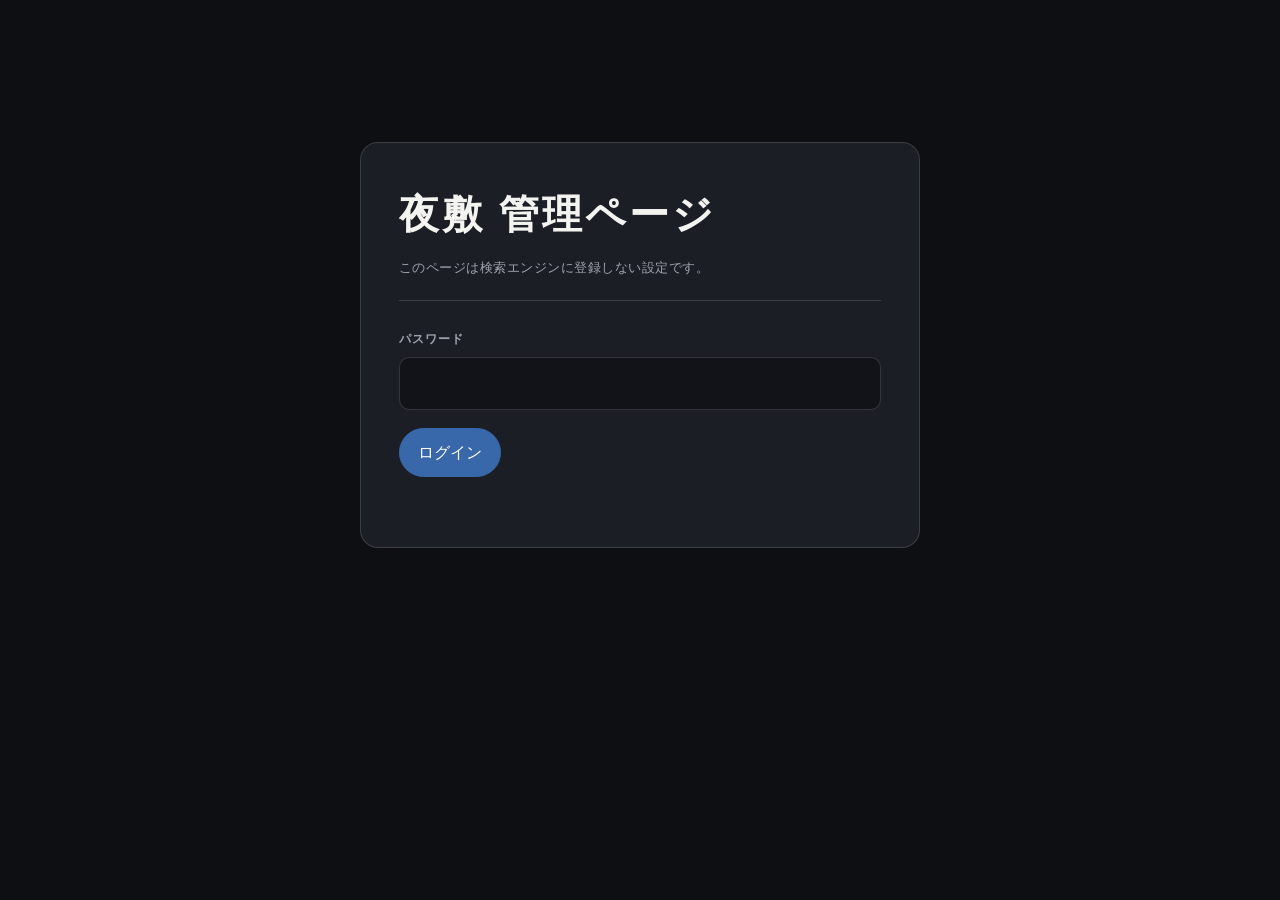
<file: admin.html>
<!DOCTYPE html>
<html lang="ja">
<head>
  <meta charset="UTF-8">
  <meta name="viewport" content="width=device-width, initial-scale=1.0">

  <meta name="robots" content="noindex,nofollow,noarchive,nosnippet,noimageindex">
  <meta name="googlebot" content="noindex,nofollow,noarchive,nosnippet,noimageindex">
  <meta name="bingbot" content="noindex,nofollow,noarchive,nosnippet,noimageindex">

  <title>夜敷 管理ページ</title>
  <link rel="stylesheet" href="admin.css">
</head>

<body>

  <main class="page">

    <section id="login-screen" class="panel login-panel">
      <div class="admin-header">
        <h1>夜敷 管理ページ</h1>
        <p>このページは検索エンジンに登録しない設定です。</p>
      </div>

      <form id="login-form">
        <div class="field">
          <label for="admin-password">パスワード</label>
          <input
            id="admin-password"
            type="password"
            autocomplete="current-password"
            required
          >
        </div>

        <div class="button-row">
          <button class="button button-primary" type="submit">ログイン</button>
        </div>

        <p id="login-message" class="message message-error" aria-live="polite"></p>
      </form>
    </section>

    <section id="admin-screen" class="hidden">

      <header class="admin-header">
        <h1>夜敷 管理ページ</h1>
        <p>公開中のJSONを読み込み、編集内容はこの端末のブラウザ内に一時保存されます。</p>
      </header>

      <div class="top-actions">
        <button id="logout-button" class="button button-small" type="button">
          ログアウト
        </button>
      </div>

      <nav class="tabs" aria-label="編集項目">
        <button class="tab-button is-active" type="button" data-tab="news">
          最新情報
        </button>
        <button class="tab-button" type="button" data-tab="live">
          ライブ
        </button>
        <button class="tab-button" type="button" data-tab="discography">
          作品
        </button>
      </nav>

      <section id="tab-news" class="panel tab-panel">
        <h2 class="section-title">最新情報を追加</h2>

        <form id="news-form">
          <input id="news-edit-index" type="hidden" value="">

          <div class="form-grid">
            <div class="field">
              <label for="news-date">日付</label>
              <input id="news-date" type="date" required>
            </div>

            <div class="field">
              <label for="news-link">リンク先（任意）</label>
              <input id="news-link" type="url" placeholder="https://">
            </div>

            <div class="field field-full">
              <label for="news-text">本文</label>
              <textarea id="news-text" required></textarea>
            </div>

            <div class="field">
              <label for="news-visible">公開状態</label>
              <select id="news-visible">
                <option value="true">公開</option>
                <option value="false">非公開</option>
              </select>
            </div>
          </div>

          <div class="button-row">
            <button class="button button-primary" type="submit">
              保存
            </button>
            <button id="news-cancel-edit" class="button hidden" type="button">
              編集を取り消す
            </button>
          </div>
        </form>

        <div class="entries">
          <h3>登録済み</h3>
          <div id="news-list" class="entry-list"></div>
        </div>
      </section>

      <section id="tab-live" class="panel tab-panel hidden">
        <h2 class="section-title">ライブ情報を追加</h2>

        <form id="live-form">
          <input id="live-edit-index" type="hidden" value="">

          <div class="form-grid">
            <div class="field">
              <label for="live-date">日付</label>
              <input id="live-date" type="date" required>
            </div>

            <div class="field">
              <label for="live-title">イベント名</label>
              <input id="live-title" type="text" required>
            </div>

            <div class="field">
              <label for="live-venue">会場</label>
              <input id="live-venue" type="text" required>
            </div>

            <div class="field">
              <label for="live-ticket-url">チケットURL（任意）</label>
              <input id="live-ticket-url" type="url" placeholder="https://">
            </div>

            <div class="field">
              <label for="live-open">OPEN（任意）</label>
              <input id="live-open" type="time">
            </div>

            <div class="field">
              <label for="live-start">START（任意）</label>
              <input id="live-start" type="time">
            </div>

            <div class="field">
              <label for="live-price">料金（任意）</label>
              <input id="live-price" type="text" placeholder="前売 ¥3,000 + 1D">
            </div>

            <div class="field">
              <label for="live-produced">夜敷 produce</label>
              <select id="live-produced">
                <option value="false">表示しない</option>
                <option value="true">表示する</option>
              </select>
            </div>

            <div class="field">
              <label for="live-visible">公開状態</label>
              <select id="live-visible">
                <option value="true">公開</option>
                <option value="false">非公開</option>
              </select>
            </div>

            <div class="field field-full">
              <label for="live-artists">出演者（1行に1組）</label>
              <textarea id="live-artists"></textarea>
            </div>

            <div class="field field-full">
              <label for="live-note">備考（任意）</label>
              <textarea id="live-note"></textarea>
            </div>
          </div>

          <div class="button-row">
            <button class="button button-primary" type="submit">
              保存
            </button>
            <button id="live-cancel-edit" class="button hidden" type="button">
              編集を取り消す
            </button>
          </div>
        </form>

        <div class="entries">
          <h3>登録済み</h3>
          <div id="live-list" class="entry-list"></div>
        </div>
      </section>

      <section id="tab-discography" class="panel tab-panel hidden">
        <h2 class="section-title">作品情報を追加</h2>

        <form id="discography-form">
          <input id="discography-edit-index" type="hidden" value="">

          <div class="form-grid">
            <div class="field">
              <label for="discography-title">タイトル</label>
              <input id="discography-title" type="text" required>
            </div>

            <div class="field">
              <label for="discography-date">発売日</label>
              <input id="discography-date" type="date" required>
            </div>

            <div class="field">
              <label for="discography-type">種別</label>
              <select id="discography-type">
                <option value="DIGITAL SINGLE">DIGITAL SINGLE</option>
                <option value="SINGLE">SINGLE</option>
                <option value="EP">EP</option>
                <option value="ALBUM">ALBUM</option>
                <option value="OTHER">OTHER</option>
              </select>
            </div>

            <div class="field">
              <label for="discography-image">ジャケット画像URL（任意）</label>
              <input id="discography-image" type="text" placeholder="images/example.jpg">
            </div>

            <div class="field field-full">
              <label for="discography-description">説明文（任意）</label>
              <textarea id="discography-description"></textarea>
            </div>

            <div class="field field-full">
              <label for="discography-links">配信リンク（1行に「サービス名|URL」）</label>
              <textarea
                id="discography-links"
                placeholder="Apple Music|https://&#10;Spotify|https://"
              ></textarea>
            </div>

            <div class="field">
              <label for="discography-visible">公開状態</label>
              <select id="discography-visible">
                <option value="true">公開</option>
                <option value="false">非公開</option>
              </select>
            </div>
          </div>

          <div class="button-row">
            <button class="button button-primary" type="submit">
              保存
            </button>
            <button id="discography-cancel-edit" class="button hidden" type="button">
              編集を取り消す
            </button>
          </div>
        </form>

        <div class="entries">
          <h3>登録済み</h3>
          <div id="discography-list" class="entry-list"></div>
        </div>
      </section>

      <section class="panel export-panel">
        <h2>JSONを書き出す</h2>
        <p>
          GitHub上の同名JSONファイルを、この内容で丸ごと置き換えてください。
        </p>

        <div class="button-row">
          <button class="button" type="button" data-export="news">
            news.jsonを表示
          </button>
          <button class="button" type="button" data-export="live">
            live.jsonを表示
          </button>
          <button class="button" type="button" data-export="discography">
            discography.jsonを表示
          </button>
        </div>

        <textarea
          id="json-preview"
          class="json-preview"
          readonly
          aria-label="JSONプレビュー"
        ></textarea>

        <div class="button-row">
          <button id="copy-json" class="button button-primary" type="button">
            JSONをコピー
          </button>
          <button id="download-json" class="button" type="button">
            JSONをダウンロード
          </button>
          <button id="reset-all" class="button button-danger" type="button">
            端末内データを全削除
          </button>
        </div>

        <p id="export-message" class="message message-success" aria-live="polite"></p>

        <div class="notice">
          この管理ページのパスワードは、HTML内のJavaScriptに保存されます。
          本格的な認証ではなく、一般訪問者向けの簡易的な目隠しです。
          GitHubの更新権限そのものは持たせていません。
        </div>
      </section>

    </section>
  </main>
  <script src="admin.js" defer></script>
</body>
</html>
</file>
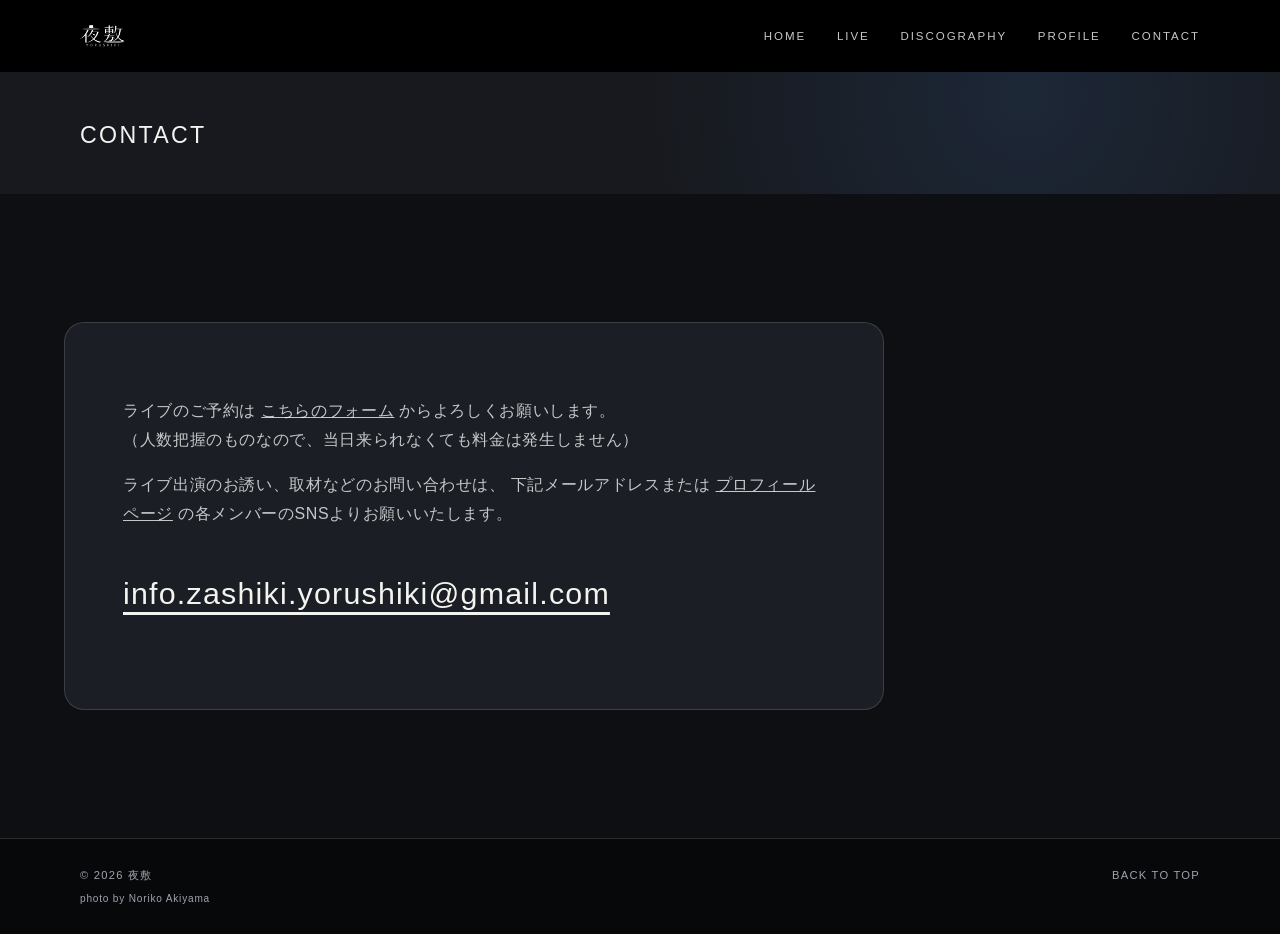
<file: contact.html>
<!DOCTYPE html>
<html lang="ja">
<head>
  <meta charset="UTF-8">
  <meta name="viewport" content="width=device-width, initial-scale=1.0">
  <meta name="robots" content="noindex,nofollow,noarchive">

  <title>CONTACT | 夜敷 Official Website</title>
  <meta name="description" content="夜敷へのお問い合わせ。">

  <link rel="stylesheet" href="style.css?v=18">
  <script src="common.js" defer></script>
</head>

<body id="top" class="compact-page">

<header id="site-header" class="site-header"></header>

<main class="subpage">

  <section class="page-header">
    <div class="page-header-inner">
      <h1>CONTACT</h1>
    </div>
  </section>

  <section class="section">
    <div class="contact-box">

      <p>
        ライブのご予約は
        <a
          href="https://docs.google.com/forms/d/e/1FAIpQLSeA_4_u-89sq9FKS0cpRO6kNQmVroqoMSN0EdiPUVyLfWlNWw/viewform"
          target="_blank"
          rel="noopener noreferrer"
        >こちらのフォーム</a>
        からよろしくお願いします。<br>
        （人数把握のものなので、当日来られなくても料金は発生しません）
      </p>

      <p>
        ライブ出演のお誘い、取材などのお問い合わせは、
        下記メールアドレスまたは
        <a href="profile.html">プロフィールページ</a>
        の各メンバーのSNSよりお願いいたします。
      </p>

      <p class="contact-mail">
        <a href="mailto:info.zashiki.yorushiki@gmail.com">info.zashiki.yorushiki@gmail.com</a>
      </p>

    </div>
  </section>

</main>

<footer id="site-footer" class="site-footer"></footer>

</body>
</html>
</file>
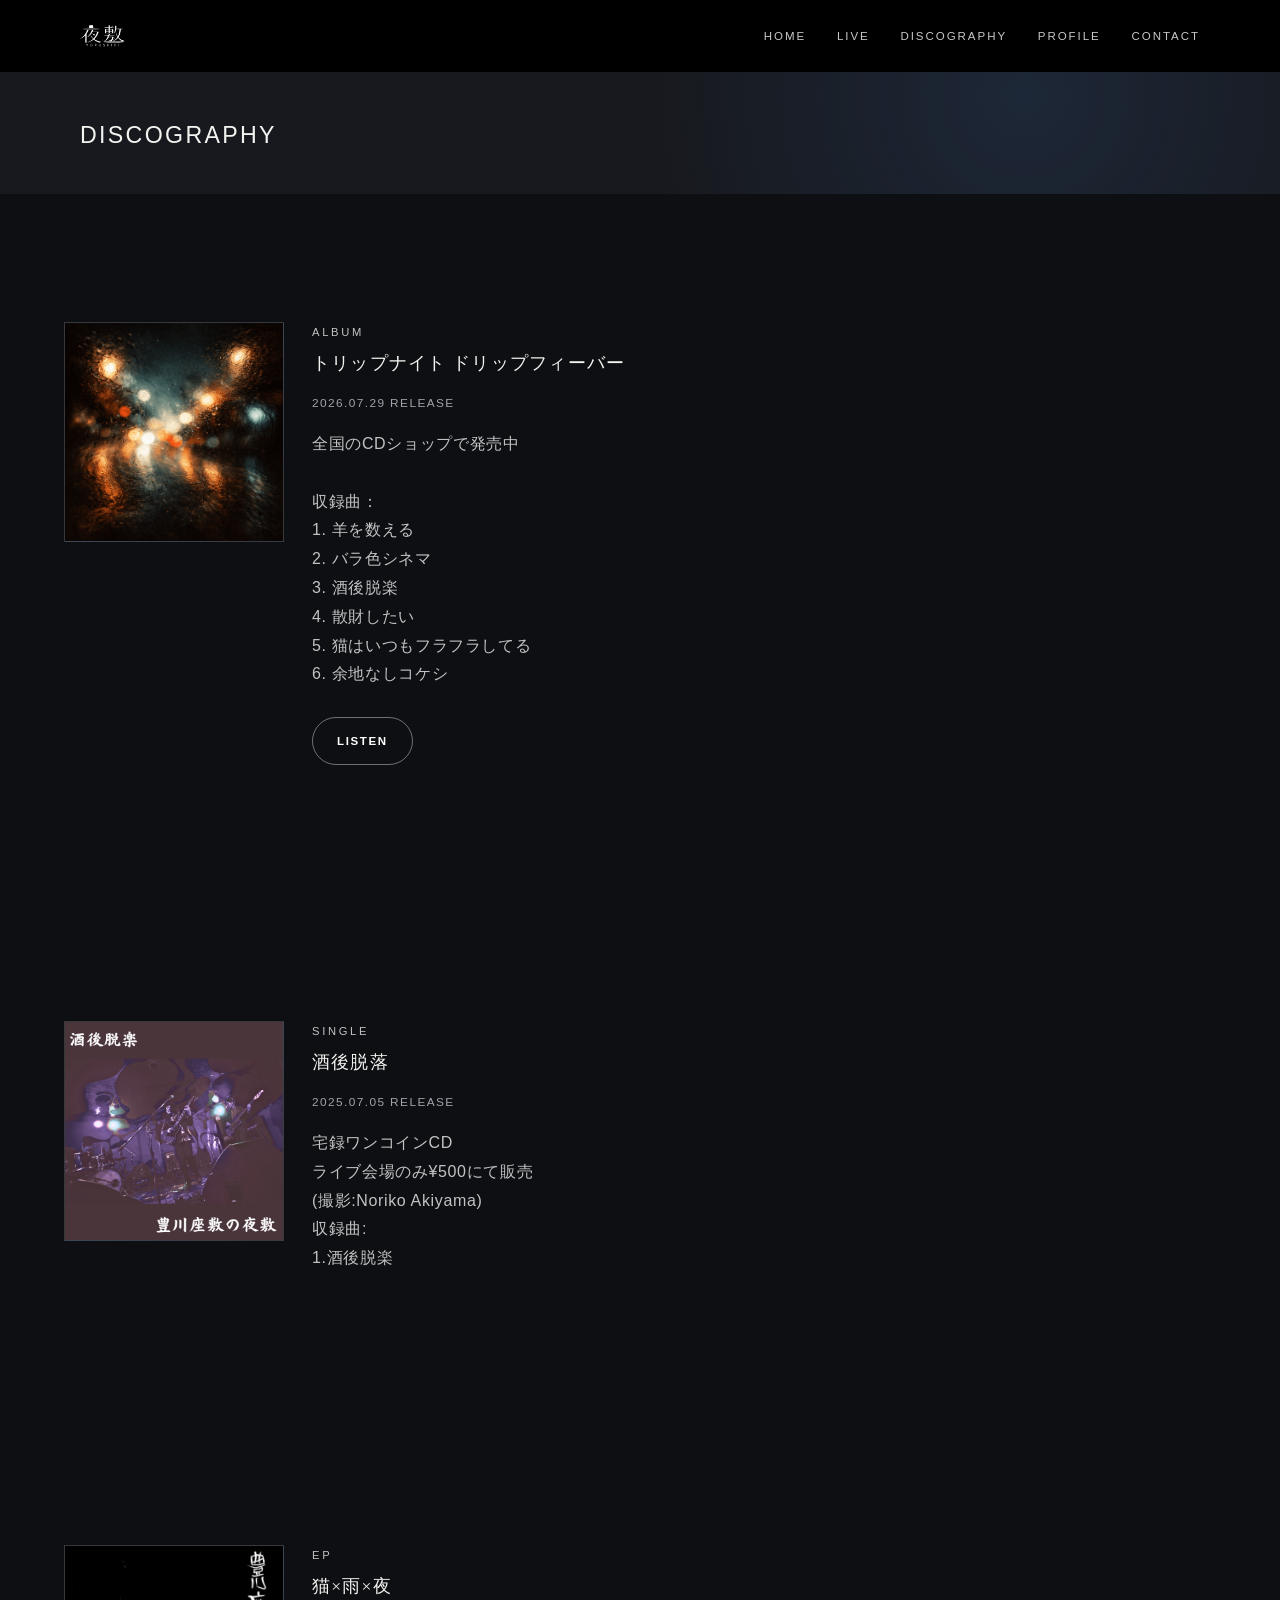
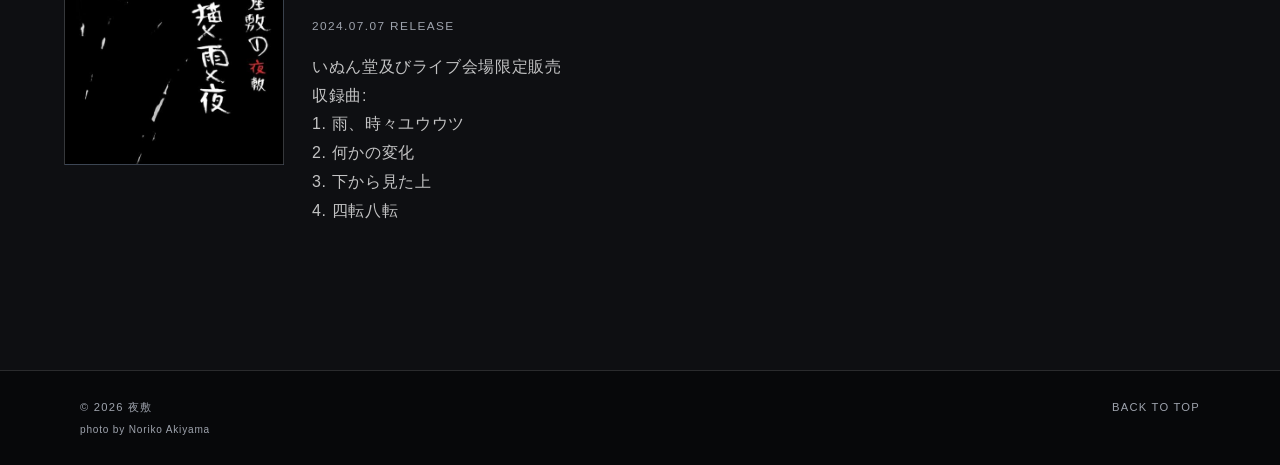
<file: discography.html>
<!DOCTYPE html>
<html lang="ja">
<head>
  <meta charset="UTF-8">
  <meta name="viewport" content="width=device-width, initial-scale=1.0">
  <meta name="robots" content="noindex,nofollow,noarchive">

  <title>DISCOGRAPHY | 夜敷 Official Website</title>
  <meta name="description" content="夜敷の作品情報、配信作品、CD情報。">

  <link rel="stylesheet" href="style.css?v=18">
  <script src="common.js" defer></script>
</head>

<body id="top" class="compact-page">

<header id="site-header" class="site-header"></header>

<main class="subpage">
  <section class="page-header">
    <div class="page-header-inner">
      <h1>DISCOGRAPHY</h1>
    </div>
  </section>

  <div id="discography-list"></div>
</main>

<footer id="site-footer" class="site-footer"></footer>

<script>
"use strict";

const DISCOGRAPHY_JSON_FILE = "discography.json";

document.addEventListener("DOMContentLoaded", function () {
  loadDiscography().catch(function (error) {
    console.error(error);
    renderDiscographyError();
  });
});

async function loadDiscography() {
  const separator = DISCOGRAPHY_JSON_FILE.includes("?")
    ? "&"
    : "?";

  const response = await fetch(
    `${DISCOGRAPHY_JSON_FILE}${separator}_=${Date.now()}`,
    {
      cache: "no-store",
      headers: {
        "Cache-Control": "no-cache"
      }
    }
  );

  if (!response.ok) {
    throw new Error(
      `${DISCOGRAPHY_JSON_FILE} の読み込みに失敗しました: ${response.status}`
    );
  }

  const value = await response.json();
  const items = Array.isArray(value) ? value : [];

  renderDiscography(items);
}

function renderDiscography(items) {
  const list = document.getElementById("discography-list");

  if (!list) {
    return;
  }

  const visibleItems = items
    .filter(function (item) {
      return item && item.visible !== false;
    })
    .sort(function (a, b) {
      return String(b.releaseDate || "").localeCompare(
        String(a.releaseDate || "")
      );
    });

  list.replaceChildren();

  if (visibleItems.length === 0) {
    const section = document.createElement("section");
    section.className = "section";

    const message = document.createElement("p");
    message.textContent = "現在、掲載中の作品はありません。";

    section.appendChild(message);
    list.appendChild(section);
    return;
  }

  visibleItems.forEach(function (item) {
    const section = document.createElement("section");
    section.className = "section";

    const article = document.createElement("article");
    article.className = "discography-item";

    if (item.image) {
      const image = document.createElement("img");
      image.className = "artwork-placeholder";
      image.src = String(item.image);
      image.alt = `${String(item.title || "作品")} ジャケット`;
      article.appendChild(image);
    } else {
      const artwork = document.createElement("div");
      artwork.className = "artwork-placeholder";
      artwork.textContent = "ARTWORK";
      article.appendChild(artwork);
    }

    const copy = document.createElement("div");
    copy.className = "discography-copy";

    const type = document.createElement("p");
    type.className = "feature-label";
    type.textContent = String(item.type || "");
    copy.appendChild(type);

    const title = document.createElement("h2");
    title.textContent = String(item.title || "");
    copy.appendChild(title);

    const releaseDate = document.createElement("p");
    releaseDate.className = "release-date";
    releaseDate.textContent =
      `${formatDate(item.releaseDate || "")} RELEASE`;
    copy.appendChild(releaseDate);

    if (item.description) {
      const description = document.createElement("p");
      description.style.whiteSpace = "pre-line";
      description.textContent = String(item.description);
      copy.appendChild(description);
    }

    const links = Array.isArray(item.links)
      ? item.links.filter(function (link) {
          return link && String(link.url || "").trim();
        })
      : [];

    if (links.length > 0) {
      const buttonRow = document.createElement("div");
      buttonRow.className = "button-row";

      links.forEach(function (link) {
        const button = document.createElement("a");
        button.className = "button";
        button.href = String(link.url);
        button.textContent =
          String(link.service || "").trim() || "LISTEN";
        button.target = "_blank";
        button.rel = "noopener noreferrer";
        buttonRow.appendChild(button);
      });

      copy.appendChild(buttonRow);
    }

    article.appendChild(copy);
    section.appendChild(article);
    list.appendChild(section);
  });
}

function renderDiscographyError() {
  const list = document.getElementById("discography-list");

  if (!list) {
    return;
  }

  list.innerHTML = "";

  const section = document.createElement("section");
  section.className = "section";

  const message = document.createElement("p");
  message.textContent = "作品情報を読み込めませんでした。";

  section.appendChild(message);
  list.appendChild(section);
}

function formatDate(value) {
  const match = String(value).match(
    /^(\d{4})-(\d{2})-(\d{2})$/
  );

  if (!match) {
    return String(value);
  }

  return `${match[1]}.${match[2]}.${match[3]}`;
}
</script>

</body>
</html>
</file>
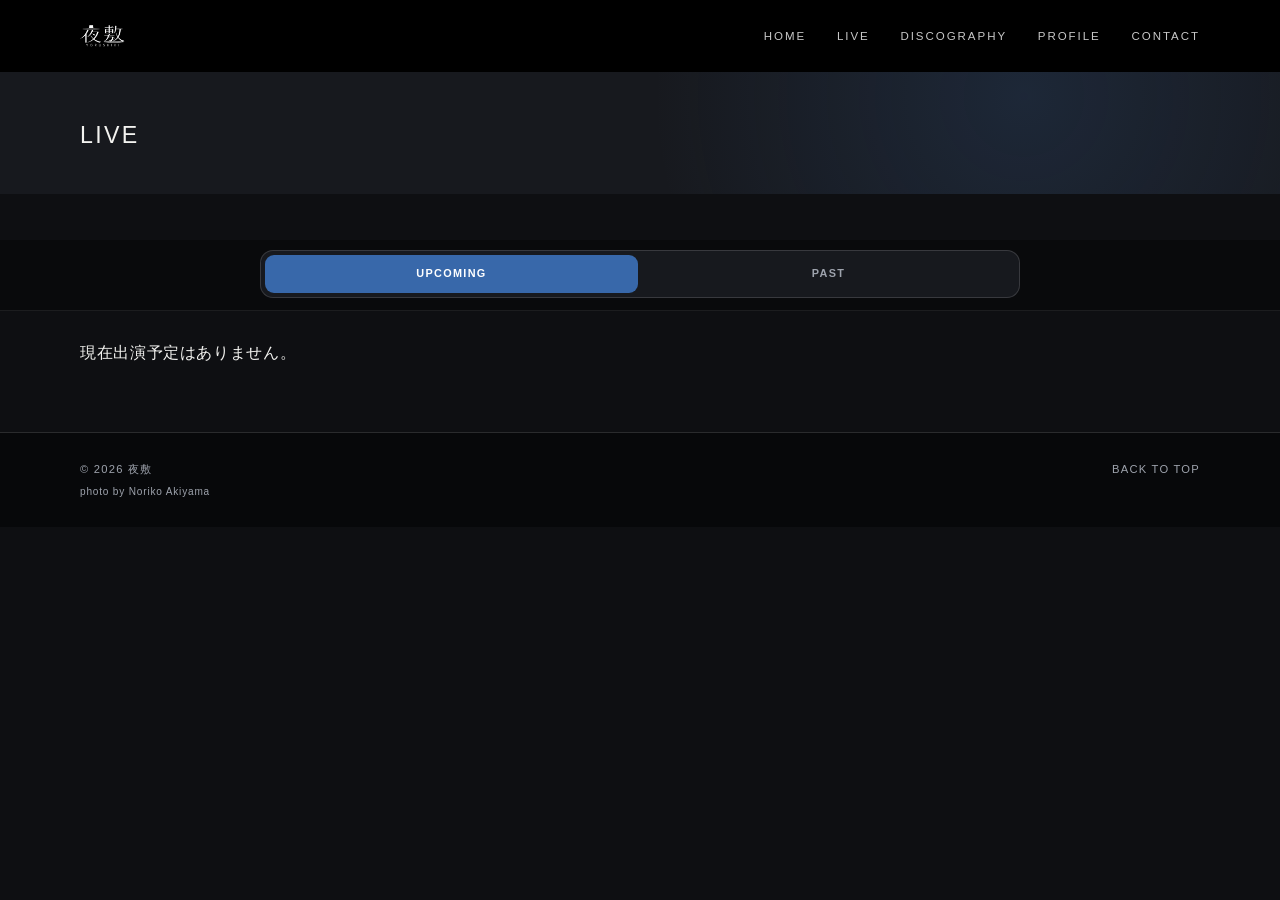
<file: live.html>
<!DOCTYPE html>
<html lang="ja">
<head>
  <meta charset="UTF-8">
  <meta name="viewport" content="width=device-width, initial-scale=1.0">
  <meta name="robots" content="noindex,nofollow,noarchive">

  <title>LIVE | 夜敷 Official Website</title>
  <meta name="description" content="夜敷のライブスケジュールと過去の出演情報。">

  <link rel="stylesheet" href="style.css?v=18">
  <script src="common.js" defer></script>
  <script src="live.js?v=2" defer></script>

  <style>
    .live-sticky-controls {
      position: sticky;
      top: var(--header-height, 88px);
      z-index: 20;
      margin: 0 calc(var(--side) * -1) 28px;
      padding: 10px var(--side) 12px;
      background: rgba(10, 11, 13, 0.96);
      backdrop-filter: blur(12px);
      -webkit-backdrop-filter: blur(12px);
      border-bottom: 1px solid rgba(255, 255, 255, 0.08);
    }

    .live-sticky-controls .live-tabs {
      margin-bottom: 0;
    }

    .live-year-filter {
      display: none;
      flex-wrap: wrap;
      gap: 8px;
      margin-top: 12px;
    }

    #live-past:checked ~ .live-sticky-controls .live-year-filter {
      display: flex;
    }

    .live-year-button {
      appearance: none;
      border: 1px solid rgba(255, 255, 255, 0.18);
      border-radius: 999px;
      padding: 7px 14px;
      background: transparent;
      color: rgba(255, 255, 255, 0.68);
      font: inherit;
      font-size: 0.72rem;
      font-weight: 700;
      line-height: 1;
      letter-spacing: 0.08em;
      cursor: pointer;
    }

    .live-year-button.is-active {
      border-color: rgba(255, 255, 255, 0.9);
      background: rgba(255, 255, 255, 0.92);
      color: #111317;
    }

    .live-card[hidden] {
      display: none !important;
    }

    #live-upcoming:checked ~ .live-sticky-controls .live-tabs label[for="live-upcoming"],
    #live-past:checked ~ .live-sticky-controls .live-tabs label[for="live-past"] {
      color: #fff;
      background: var(--accent, #3868aa);
    }

    @media (max-width: 780px) {
      .live-sticky-controls {
        top: var(--header-height, 86px);
        margin-bottom: 22px;
        padding-top: 8px;
        padding-bottom: 10px;
      }

      .live-year-filter {
        gap: 7px;
        margin-top: 10px;
      }

      .live-year-button {
        padding: 7px 12px;
        font-size: 0.68rem;
      }
    }
  </style>
</head>

<body id="top" class="live-page">

<header id="site-header" class="site-header"></header>

<main class="subpage">

  <section class="page-header">
    <div>
      <h1>LIVE</h1>
    </div>
  </section>

  <section class="section">

    <input
      class="live-tab-radio"
      type="radio"
      name="live-tab"
      id="live-upcoming"
      checked
    >

    <input
      class="live-tab-radio"
      type="radio"
      name="live-tab"
      id="live-past"
    >

    <div class="live-sticky-controls">
      <div class="live-tabs" aria-label="ライブ情報">
        <label for="live-upcoming">UPCOMING</label>
        <label for="live-past">PAST</label>
      </div>

      <div
        id="live-year-filter"
        class="live-year-filter"
        aria-label="開催年で絞り込み"
      ></div>
    </div>

    <div class="live-panels">

      <section class="live-panel live-panel-upcoming">
        <div id="live-upcoming-list" class="live-card-list">
          <div class="empty">ライブ情報を読み込んでいます。</div>
        </div>
      </section>

      <section class="live-panel live-panel-past">
        <div id="live-past-list" class="live-card-list">
          <div class="empty">ライブ情報を読み込んでいます。</div>
        </div>
      </section>

    </div>

  </section>

</main>

<footer id="site-footer" class="site-footer"></footer>

<script>
  (() => {
    const pastList = document.getElementById('live-past-list');
    const yearFilter = document.getElementById('live-year-filter');

    if (!pastList || !yearFilter) return;

    let selectedYear = null;
    let rebuildTimer = null;

    const getCardYear = (card) => {
      const datetime = card.querySelector('time[datetime]')?.getAttribute('datetime') || '';
      const datetimeYear = datetime.match(/^(\d{4})/);

      if (datetimeYear) {
        return datetimeYear[1];
      }

      const textYear = card.textContent.match(/\b(20\d{2})\b/);
      return textYear ? textYear[1] : null;
    };

    const applyYearFilter = () => {
      const cards = [...pastList.querySelectorAll('.live-card')];

      cards.forEach((card) => {
        const cardYear = getCardYear(card);
        card.hidden = Boolean(selectedYear && cardYear !== selectedYear);
      });
    };

    const buildYearFilter = () => {
      const cards = [...pastList.querySelectorAll('.live-card')];

      if (!cards.length) {
        yearFilter.replaceChildren();
        selectedYear = null;
        return;
      }

      const years = [...new Set(
        cards
          .map(getCardYear)
          .filter(Boolean)
      )].sort((a, b) => Number(b) - Number(a));

      if (!years.length) {
        yearFilter.replaceChildren();
        selectedYear = null;
        return;
      }

      if (!selectedYear || !years.includes(selectedYear)) {
        selectedYear = years[0];
      }

      const fragment = document.createDocumentFragment();

      years.forEach((year) => {
        const button = document.createElement('button');
        button.type = 'button';
        button.className = 'live-year-button';
        button.textContent = year;
        button.dataset.year = year;
        button.setAttribute('aria-pressed', String(year === selectedYear));

        if (year === selectedYear) {
          button.classList.add('is-active');
        }

        button.addEventListener('click', () => {
          selectedYear = year;

          yearFilter.querySelectorAll('.live-year-button').forEach((item) => {
            const isActive = item.dataset.year === selectedYear;
            item.classList.toggle('is-active', isActive);
            item.setAttribute('aria-pressed', String(isActive));
          });

          applyYearFilter();
        });

        fragment.appendChild(button);
      });

      yearFilter.replaceChildren(fragment);
      applyYearFilter();
    };

    const scheduleBuild = () => {
      window.clearTimeout(rebuildTimer);
      rebuildTimer = window.setTimeout(buildYearFilter, 50);
    };

    const observer = new MutationObserver(scheduleBuild);
    observer.observe(pastList, {
      childList: true,
      subtree: true
    });

    if (document.readyState === 'loading') {
      document.addEventListener('DOMContentLoaded', scheduleBuild, { once: true });
    } else {
      scheduleBuild();
    }
  })();
</script>

</body>
</html>
</file>
<file: admin.css>
@charset "UTF-8";

    :root {
      --bg: #0e0f12;
      --bg-alt: #17191e;
      --card: #1b1e24;
      --text: #f3f3f0;
      --muted: #9ea3ad;
      --line: rgba(255, 255, 255, 0.14);
      --accent: #3868aa;
      --danger: #9f3b3b;
      --success: #3f7c55;
      --side: clamp(18px, 5vw, 48px);
      --content-width: 920px;
    }

    *,
    *::before,
    *::after {
      box-sizing: border-box;
    }

    html {
      color-scheme: dark;
    }

    body {
      margin: 0;
      min-height: 100vh;
      color: var(--text);
      background: var(--bg);
      font-family:
        -apple-system,
        BlinkMacSystemFont,
        "Hiragino Sans",
        "Yu Gothic",
        "YuGothic",
        sans-serif;
      line-height: 1.7;
      letter-spacing: 0.03em;
    }

    button,
    input,
    textarea,
    select {
      font: inherit;
    }

    button {
      cursor: pointer;
    }

    .hidden {
      display: none !important;
    }

    .page {
      width: min(100%, var(--content-width));
      margin-inline: auto;
      padding: 34px var(--side) 80px;
    }

    .admin-header {
      margin-bottom: 28px;
      padding-bottom: 20px;
      border-bottom: 1px solid var(--line);
    }

    .admin-header h1 {
      margin: 0;
      font-family: serif;
      font-size: clamp(1.7rem, 5vw, 2.5rem);
      letter-spacing: 0.08em;
    }

    .admin-header p {
      margin: 8px 0 0;
      color: var(--muted);
      font-size: 0.84rem;
    }

    .panel {
      padding: clamp(22px, 5vw, 38px);
      border: 1px solid var(--line);
      border-radius: 18px;
      background: var(--card);
    }

    .login-panel {
      max-width: 560px;
      margin: 12vh auto 0;
    }

    .login-panel h2 {
      margin: 0 0 18px;
      font-size: 1.25rem;
    }

    .field {
      margin-bottom: 18px;
    }

    .field label {
      display: block;
      margin-bottom: 7px;
      color: var(--muted);
      font-size: 0.78rem;
      font-weight: 700;
      letter-spacing: 0.08em;
    }

    .field input,
    .field textarea,
    .field select {
      width: 100%;
      padding: 12px 13px;
      border: 1px solid var(--line);
      border-radius: 10px;
      color: var(--text);
      background: #111318;
      outline: none;
    }

    .field textarea {
      min-height: 110px;
      resize: vertical;
    }

    .field input:focus,
    .field textarea:focus,
    .field select:focus {
      border-color: rgba(56, 104, 170, 0.85);
      box-shadow: 0 0 0 3px rgba(56, 104, 170, 0.18);
    }

    .button-row {
      display: flex;
      flex-wrap: wrap;
      gap: 10px;
    }

    .button {
      min-height: 44px;
      padding: 10px 18px;
      border: 1px solid rgba(255, 255, 255, 0.26);
      border-radius: 999px;
      color: #fff;
      background: transparent;
    }

    .button-primary {
      border-color: var(--accent);
      background: var(--accent);
    }

    .button-danger {
      border-color: var(--danger);
      background: transparent;
    }

    .button-small {
      min-height: 36px;
      padding: 7px 13px;
      font-size: 0.76rem;
    }

    .message {
      min-height: 1.5em;
      margin: 12px 0 0;
      font-size: 0.8rem;
    }

    .message-error {
      color: #ff9c9c;
    }

    .message-success {
      color: #9fd5ae;
    }

    .tabs {
      margin-bottom: 24px;
      padding: 6px;
      display: grid;
      grid-template-columns: repeat(3, 1fr);
      gap: 6px;
      border: 1px solid var(--line);
      border-radius: 14px;
      background: var(--bg-alt);
    }

    .tab-button {
      min-height: 46px;
      padding: 8px;
      border: 0;
      border-radius: 10px;
      color: var(--muted);
      background: transparent;
      font-weight: 700;
      font-size: 0.82rem;
    }

    .tab-button.is-active {
      color: #fff;
      background: var(--accent);
    }

    .section-title {
      margin: 0 0 20px;
      font-size: 1.25rem;
    }

    .form-grid {
      display: grid;
      grid-template-columns: repeat(2, minmax(0, 1fr));
      gap: 0 16px;
    }

    .field-full {
      grid-column: 1 / -1;
    }

    .entries {
      margin-top: 28px;
    }

    .entries h3 {
      margin: 0 0 12px;
      font-size: 1rem;
    }

    .entry-list {
      display: grid;
      gap: 10px;
    }

    .entry-card {
      padding: 15px;
      border: 1px solid var(--line);
      border-radius: 12px;
      background: #15171c;
    }

    .entry-card-top {
      display: flex;
      align-items: flex-start;
      justify-content: space-between;
      gap: 14px;
    }

    .entry-card h4 {
      margin: 0;
      font-size: 0.95rem;
    }

    .entry-card p {
      margin: 6px 0 0;
      color: var(--muted);
      font-size: 0.78rem;
      overflow-wrap: anywhere;
    }

    .entry-actions {
      display: flex;
      gap: 7px;
      flex-shrink: 0;
    }

    .empty {
      padding: 20px;
      border: 1px dashed var(--line);
      border-radius: 12px;
      color: var(--muted);
      text-align: center;
      font-size: 0.82rem;
    }

    .export-panel {
      margin-top: 28px;
    }

    .export-panel h2 {
      margin: 0 0 8px;
      font-size: 1.2rem;
    }

    .export-panel > p {
      margin: 0 0 18px;
      color: var(--muted);
      font-size: 0.82rem;
    }

    .json-preview {
      width: 100%;
      min-height: 220px;
      margin-top: 14px;
      padding: 14px;
      border: 1px solid var(--line);
      border-radius: 12px;
      color: #d9e0ec;
      background: #0a0b0e;
      font-family: ui-monospace, SFMono-Regular, Menlo, Consolas, monospace;
      font-size: 0.74rem;
      line-height: 1.6;
      resize: vertical;
    }

    .notice {
      margin-top: 22px;
      padding: 15px;
      border-left: 3px solid var(--accent);
      color: var(--muted);
      background: rgba(56, 104, 170, 0.08);
      font-size: 0.78rem;
    }

    .top-actions {
      margin-bottom: 18px;
      display: flex;
      justify-content: flex-end;
    }

    @media (max-width: 680px) {
      .page {
        padding-top: 22px;
      }

      .form-grid {
        grid-template-columns: 1fr;
      }

      .field-full {
        grid-column: auto;
      }

      .tabs {
        grid-template-columns: 1fr;
      }

      .entry-card-top {
        flex-direction: column;
      }

      .entry-actions {
        width: 100%;
      }

      .entry-actions .button {
        flex: 1;
      }
    }
</file>
<file: style.css>
@charset "UTF-8";

:root {
  --bg: #0e0f12;
  --bg-alt: #17191e;
  --card: #1b1e24;
  --text: #f3f3f0;
  --muted: #9ea3ad;
  --line: rgba(255, 255, 255, 0.14);
  --accent: #3868aa;
  --header-height: 72px;
  --content-width: 1120px;
  --side: clamp(20px, 5vw, 72px);
}

*,
*::before,
*::after {
  box-sizing: border-box;
}

html {
  scroll-behavior: smooth;
}

body {
  margin: 0;
  overflow-x: hidden;
  color: var(--text);
  background: var(--bg);
  font-family:
    -apple-system,
    BlinkMacSystemFont,
    "Hiragino Sans",
    "Yu Gothic",
    "YuGothic",
    sans-serif;
  line-height: 1.8;
  letter-spacing: 0.04em;
}

a {
  color: inherit;
}

.container {
  width: min(100%, var(--content-width));
  margin-inline: auto;
}

/* ===== HEADER ===== */

.site-header {
  position: fixed;
  z-index: 100;
  inset: 0 0 auto 0;
  height: var(--header-height);
  padding-inline: var(--side);
  background: #07080a;
}

.header-inner {
  width: min(100%, var(--content-width));
  height: 100%;
  margin-inline: auto;
  display: flex;
  align-items: center;
  justify-content: space-between;
}

.site-logo {
  color: #fff;
  text-decoration: none;
  font-family: serif;
  font-size: 1.45rem;
  font-weight: 700;
  line-height: 1;
  letter-spacing: 0.16em;
  white-space: nowrap;
}

.desktop-nav {
  display: flex;
  align-items: center;
  gap: clamp(18px, 2.4vw, 34px);
}

.desktop-nav a {
  color: #fff;
  text-decoration: none;
  font-size: 0.72rem;
  letter-spacing: 0.17em;
  opacity: 0.78;
}

.desktop-nav a:hover {
  opacity: 1;
}

.mobile-menu {
  display: none;
}

.menu-dismiss {
  display: none;
}

/* ===== HOME ===== */

.home-main {
  padding-top: var(--header-height);
}

/* ===== HOME GALLERY ===== */

.home-gallery {
  position: relative;
  width: 100%;
  overflow: hidden;
  background: #07080a;
}

.home-gallery-viewport {
  position: relative;
  width: 100%;
  aspect-ratio: 16 / 9;
  max-height: min(76vh, 820px);
  overflow: hidden;
  background: #07080a;
  touch-action: pan-y pinch-zoom;
  user-select: none;
  -webkit-user-select: none;
}

.home-gallery-track {
  width: 300%;
  height: 100%;
  display: flex;
  transform: translate3d(0, 0, 0);
  transition: transform 0.38s ease;
  will-change: transform;
}

.home-gallery-track.is-dragging {
  transition: none;
}

.home-gallery-slide {
  flex: 0 0 calc(100% / 3);
  width: calc(100% / 3);
  height: 100%;
  margin: 0;
}

.home-gallery-slide img {
  width: 100%;
  height: 100%;
  display: block;
  object-fit: cover;
  object-position: center;
  pointer-events: none;
  user-select: none;
  -webkit-user-select: none;
  -webkit-user-drag: none;
}

.home-gallery-button {
  position: absolute;
  z-index: 3;
  top: 50%;
  width: 48px;
  height: 48px;
  padding: 0;
  display: grid;
  place-items: center;
  border: 1px solid rgba(255, 255, 255, 0.34);
  border-radius: 50%;
  color: #fff;
  background: rgba(7, 8, 10, 0.55);
  box-shadow: 0 8px 24px rgba(0, 0, 0, 0.28);
  backdrop-filter: blur(8px);
  -webkit-backdrop-filter: blur(8px);
  cursor: pointer;
  transform: translateY(-50%);
  transition:
    background 0.2s ease,
    border-color 0.2s ease,
    opacity 0.2s ease;
}

.home-gallery-button:hover {
  border-color: rgba(255, 255, 255, 0.7);
  background: rgba(7, 8, 10, 0.8);
}

.home-gallery-button span {
  display: block;
  font-size: 2rem;
  font-weight: 300;
  line-height: 1;
  transform: translateY(-1px);
}

.home-gallery-button-prev {
  left: clamp(12px, 2.5vw, 34px);
}

.home-gallery-button-next {
  right: clamp(12px, 2.5vw, 34px);
}

.home-gallery-dots {
  position: absolute;
  z-index: 3;
  left: 50%;
  bottom: clamp(14px, 2vw, 24px);
  display: flex;
  align-items: center;
  justify-content: center;
  gap: 9px;
  transform: translateX(-50%);
}

.home-gallery-dot {
  width: 8px;
  height: 8px;
  padding: 0;
  border: 0;
  border-radius: 50%;
  background: rgba(255, 255, 255, 0.42);
  box-shadow: 0 0 0 1px rgba(0, 0, 0, 0.24);
  cursor: pointer;
  transition:
    width 0.2s ease,
    border-radius 0.2s ease,
    background 0.2s ease;
}

.home-gallery-dot.is-active {
  width: 24px;
  border-radius: 999px;
  background: #fff;
}

.section {
  padding: clamp(72px, 10vw, 130px) var(--side);
}

.home-section {
  padding-top: clamp(54px, 7vw, 86px);
  padding-bottom: clamp(58px, 8vw, 94px);
}

.section-alt {
  background: var(--bg-alt);
}

.section-heading {
  margin-bottom: 30px;
  border-bottom: 1px solid var(--line);
}

.section-heading h1,
.section-heading h2 {
  margin: 0 0 18px;
  font-size: clamp(2rem, 5vw, 4rem);
  font-weight: 500;
  line-height: 1;
  letter-spacing: 0.1em;
}

.latest-list {
  border-top: 0;
}

.latest-item {
  padding: 22px 0;
  display: grid;
  grid-template-columns: 145px minmax(0, 1fr);
  gap: 24px;
  border-bottom: 1px solid rgba(255, 255, 255, 0.1);
}

.latest-item time {
  color: var(--muted);
  font-size: 0.76rem;
}

.latest-item p {
  margin: 0;
}

.small-label {
  margin: 0;
  color: var(--muted);
  font-size: 0.7rem;
  letter-spacing: 0.24em;
}

.feature-card {
  padding: clamp(28px, 5vw, 58px);
  border: 1px solid var(--line);
  border-radius: 20px;
  background: var(--card);
}

.feature-card h3 {
  margin: 8px 0 26px;
  font-size: clamp(1.3rem, 4vw, 2.4rem);
  font-weight: 500;
}

.inline-link {
  display: inline-block;
  margin-top: 18px;
  text-underline-offset: 7px;
  font-size: 0.73rem;
  letter-spacing: 0.17em;
}

.release-preview {
  display: grid;
  grid-template-columns: minmax(260px, 440px) minmax(0, 1fr);
  gap: clamp(36px, 8vw, 96px);
  align-items: center;
}

.artwork-placeholder {
  width: 100%;
  aspect-ratio: 1;
  display: grid;
  place-items: center;
  border: 1px solid var(--line);
  background:
    linear-gradient(
      145deg,
      rgba(56, 104, 170, 0.22),
      transparent 46%
    ),
    #15171b;
  color: rgba(255, 255, 255, 0.42);
  font-size: 0.7rem;
  letter-spacing: 0.24em;
}

.release-title {
  margin: 8px 0 16px;
  font-family: serif;
  font-size: clamp(2.5rem, 6vw, 4.8rem);
  font-weight: 500;
  letter-spacing: 0.07em;
}

/* ===== OTHER PAGES ===== */

.subpage {
  padding-top: var(--header-height);
}

.page-hero {
  padding:
    clamp(86px, 12vw, 145px)
    var(--side)
    clamp(58px, 8vw, 95px);
  background:
    radial-gradient(
      circle at 80% 20%,
      rgba(56, 104, 170, 0.18),
      transparent 36%
    ),
    var(--bg-alt);
}

.page-hero h1 {
  max-width: 100%;
  margin: 10px 0 0;
  font-size: clamp(3rem, 9vw, 7rem);
  font-weight: 650;
  line-height: 1;
  letter-spacing: 0.06em;
  overflow-wrap: anywhere;
}

.eyebrow {
  margin: 0;
  color: var(--muted);
  font-size: 0.7rem;
  letter-spacing: 0.24em;
}

.discography-item,
.profile-layout {
  display: grid;
  grid-template-columns: minmax(260px, 440px) minmax(0, 1fr);
  gap: clamp(36px, 8vw, 96px);
  align-items: center;
}

.photo-placeholder {
  width: 100%;
  aspect-ratio: 4 / 5;
  display: grid;
  place-items: center;
  border: 1px solid var(--line);
  background:
    linear-gradient(
      145deg,
      rgba(56, 104, 170, 0.22),
      transparent 46%
    ),
    #15171b;
  color: rgba(255, 255, 255, 0.42);
  font-size: 0.7rem;
  letter-spacing: 0.24em;
}

.discography-copy,
.profile-copy {
  min-width: 0;
}

.discography-copy h2,
.profile-copy h2 {
  margin: 8px 0 16px;
  font-family: serif;
  font-size: clamp(2.5rem, 6vw, 4.8rem);
  font-weight: 500;
  letter-spacing: 0.07em;
}

.discography-copy p,
.profile-copy p,
.contact-card p {
  color: rgba(255, 255, 255, 0.75);
}

.release-date,
.note {
  color: var(--muted) !important;
  font-size: 0.74rem;
  letter-spacing: 0.12em;
}

.pill-link {
  display: inline-flex;
  min-height: 48px;
  margin-top: 28px;
  padding: 10px 24px;
  align-items: center;
  justify-content: center;
  border: 1px solid rgba(255, 255, 255, 0.4);
  border-radius: 999px;
  color: #fff;
  text-decoration: none;
  font-size: 0.72rem;
  font-weight: 700;
  letter-spacing: 0.14em;
}

.member-grid {
  margin-top: 40px;
  display: grid;
  grid-template-columns: repeat(2, minmax(0, 1fr));
  gap: 16px;
}

.member-card,
.contact-card {
  padding: clamp(28px, 5vw, 58px);
  border: 1px solid var(--line);
  border-radius: 20px;
  background: var(--card);
}

.member-card {
  padding: 22px;
  border-radius: 14px;
}

.member-card h3,
.member-card p {
  margin-top: 0;
  margin-bottom: 0;
}

.contact-card {
  max-width: 820px;
}

.contact-mail {
  display: inline-block;
  margin-top: 22px;
  font-size: clamp(1.05rem, 3vw, 1.9rem);
  text-underline-offset: 8px;
  word-break: break-all;
}

/* ===== LIVE ===== */

.live-section {
  position: relative;
}

.tab-input {
  position: absolute !important;
  width: 1px !important;
  height: 1px !important;
  margin: -1px !important;
  overflow: hidden !important;
  clip-path: inset(50%) !important;
  white-space: nowrap !important;
  border: 0 !important;
  opacity: 0 !important;
}

.tab-bar {
  width: min(100%, 760px);
  margin: 0 auto clamp(38px, 6vw, 60px);
  padding: 8px;
  display: grid;
  grid-template-columns: 1fr 1fr;
  gap: 8px;
  border: 1px solid var(--line);
  border-radius: 19px;
  background: var(--bg-alt);
}

.tab-bar label {
  min-height: 56px;
  padding: 10px 14px;
  display: flex;
  align-items: center;
  justify-content: center;
  border-radius: 13px;
  color: var(--muted);
  cursor: pointer;
  font-size: 0.76rem;
  font-weight: 700;
  letter-spacing: 0.14em;
}

#tab-upcoming:checked ~ .tab-bar label[for="tab-upcoming"],
#tab-past:checked ~ .tab-bar label[for="tab-past"] {
  color: #fff;
  background: var(--accent);
}

.tab-panel {
  display: none;
}

#tab-upcoming:checked ~ .tab-panels .panel-upcoming {
  display: block;
}

#tab-past:checked ~ .tab-panels .panel-past {
  display: block;
}

.live-card {
  padding: clamp(26px, 5vw, 48px);
  border: 1px solid var(--line);
  border-radius: 22px;
  background:
    linear-gradient(
      145deg,
      rgba(56, 104, 170, 0.08),
      transparent 42%
    ),
    var(--card);
}

.live-card-top {
  display: flex;
  align-items: flex-start;
  justify-content: space-between;
  gap: 18px;
}

.live-card time {
  display: flex;
  align-items: baseline;
  gap: 10px;
  color: var(--muted);
}

.date-year {
  font-size: 0.8rem;
  letter-spacing: 0.12em;
}

.date-main {
  color: var(--text);
  font-size: clamp(1.8rem, 6vw, 3rem);
  font-weight: 700;
  letter-spacing: 0.04em;
}

.status-badge {
  flex-shrink: 0;
  padding: 8px 15px;
  border-radius: 999px;
  color: #fff;
  background: var(--accent);
  font-size: 0.68rem;
  font-weight: 800;
  letter-spacing: 0.1em;
}

.status-past {
  color: #c5c8cf;
  background: #353840;
}

.live-card h2 {
  margin: 26px 0 34px;
  font-size: clamp(2rem, 7vw, 4.2rem);
  font-weight: 650;
  line-height: 1.15;
  letter-spacing: 0.04em;
}

.live-details {
  margin: 0;
  border-top: 1px solid var(--line);
}

.live-details div {
  padding: 21px 0;
  display: grid;
  grid-template-columns: 165px minmax(0, 1fr);
  gap: 22px;
  border-bottom: 1px solid var(--line);
}

.live-details dt {
  color: var(--muted);
  font-size: 0.72rem;
  font-weight: 700;
  letter-spacing: 0.13em;
}

.live-details dd {
  margin: 0;
  color: rgba(255, 255, 255, 0.82);
}

/* ===== FOOTER ===== */

.site-footer {
  padding: 26px var(--side);
  border-top: 1px solid var(--line);
  background: #07080a;
}

.footer-inner {
  width: min(100%, var(--content-width));
  margin-inline: auto;
  display: flex;
  justify-content: space-between;
  gap: 18px;
  color: var(--muted);
  font-size: 0.7rem;
  letter-spacing: 0.11em;
}

.footer-inner p {
  margin: 0;
}

.footer-inner a {
  text-decoration: none;
}

/* ===== MOBILE ===== */

@media (max-width: 780px) {
  :root {
    --header-height: 64px;
  }

  .site-logo {
    font-size: 1.3rem;
  }

  .desktop-nav {
    display: none;
  }

  .mobile-menu {
    position: relative;
    display: block;
  }

  .mobile-menu summary {
    position: relative;
    z-index: 120;
    width: 38px;
    height: 38px;
    list-style: none;
    cursor: pointer;
  }

  .mobile-menu[open] .menu-dismiss {
    position: fixed;
    z-index: 105;
    inset: 0;
    width: 100%;
    height: 100%;
    padding: 0;
    display: block;
    border: 0;
    appearance: none;
    background: transparent;
    cursor: default;
  }

  .mobile-menu summary::-webkit-details-marker {
    display: none;
  }

  .mobile-menu summary::marker {
    content: "";
  }

  .menu-line {
    position: absolute;
    right: 1px;
    width: 25px;
    height: 1px;
    background: #fff;
    transition:
      top 0.2s ease,
      transform 0.2s ease;
  }

  .menu-line:first-child {
    top: 14px;
  }

  .menu-line:last-child {
    top: 23px;
  }

  .mobile-menu[open] .menu-line:first-child {
    top: 19px;
    transform: rotate(45deg);
  }

  .mobile-menu[open] .menu-line:last-child {
    top: 19px;
    transform: rotate(-45deg);
  }

  .mobile-nav {
    position: absolute;
    z-index: 110;
    top: 46px;
    right: 0;
    width: min(62vw, 220px);
    padding: 4px 12px;
    display: flex;
    flex-direction: column;
    border: 1px solid var(--line);
    border-radius: 13px;
    background: #050607;
    box-shadow: 0 16px 40px rgba(0, 0, 0, 0.55);
  }

  .mobile-nav a {
    padding: 10px 2px;
    border-bottom: 1px solid var(--line);
    color: #fff;
    text-align: right;
    text-decoration: none;
    font-size: 0.75rem;
    letter-spacing: 0.13em;
  }

  .mobile-nav a:last-child {
    border-bottom: 0;
  }

  .home-gallery-viewport {
    aspect-ratio: 4 / 3;
    max-height: none;
  }

  .home-gallery-button {
    width: 40px;
    height: 40px;
    border-color: rgba(255, 255, 255, 0.26);
    background: rgba(7, 8, 10, 0.44);
  }

  .home-gallery-button span {
    font-size: 1.7rem;
  }

  .home-gallery-button-prev {
    left: 10px;
  }

  .home-gallery-button-next {
    right: 10px;
  }

  .home-gallery-dots {
    bottom: 12px;
    gap: 8px;
  }

  .home-gallery-dot {
    width: 7px;
    height: 7px;
  }

  .home-gallery-dot.is-active {
    width: 21px;
  }

  .home-section {
    padding-top: 46px;
    padding-bottom: 58px;
  }

  .section-heading {
    margin-bottom: 24px;
  }

  .section-heading h1,
  .section-heading h2 {
    margin-bottom: 15px;
    font-size: clamp(2rem, 11vw, 3.2rem);
  }

  .latest-item {
    grid-template-columns: 1fr;
    gap: 5px;
    padding: 20px 0;
  }

  .release-preview,
  .discography-item,
  .profile-layout {
    grid-template-columns: 1fr;
  }

  .member-grid {
    grid-template-columns: 1fr;
  }

  .page-hero h1 {
    font-size: clamp(2.4rem, 11vw, 4.8rem);
    letter-spacing: 0.035em;
  }

  .tab-bar {
    border-radius: 16px;
  }

  .tab-bar label {
    min-height: 52px;
    padding-inline: 7px;
    border-radius: 11px;
    font-size: 0.7rem;
    letter-spacing: 0.09em;
  }

  .live-card {
    border-radius: 19px;
  }

  .live-details div {
    grid-template-columns: 1fr;
    gap: 4px;
  }

  .footer-inner {
    flex-direction: column;
  }
}

@media (prefers-reduced-motion: reduce) {
  html {
    scroll-behavior: auto;
  }

  *,
  *::before,
  *::after {
    transition-duration: 0.01ms !important;
  }

}

/* ===== SHARED TEMPLATE COMPATIBILITY ===== */

/* Page heading used by the shared HTML files */
.page-header {
  padding:
    clamp(86px, 12vw, 145px)
    var(--side)
    clamp(58px, 8vw, 95px);
  background:
    radial-gradient(
      circle at 80% 20%,
      rgba(56, 104, 170, 0.18),
      transparent 36%
    ),
    var(--bg-alt);
}

.page-header > div,
.page-header-inner {
  width: min(100%, var(--content-width));
  margin-inline: auto;
}

.page-header h1 {
  max-width: 100%;
  margin: 10px 0 0;
  font-size: clamp(3rem, 9vw, 7rem);
  font-weight: 650;
  line-height: 1;
  letter-spacing: 0.06em;
  overflow-wrap: anywhere;
}

/* Discography */
.feature-label {
  margin: 0;
  color: var(--muted);
  font-size: 0.7rem;
  letter-spacing: 0.24em;
}

.button-row {
  margin-top: 28px;
  display: flex;
  flex-wrap: wrap;
  gap: 12px;
}

.button {
  min-height: 48px;
  padding: 10px 24px;
  display: inline-flex;
  align-items: center;
  justify-content: center;
  border: 1px solid rgba(255, 255, 255, 0.4);
  border-radius: 999px;
  color: #fff;
  text-decoration: none;
  font-size: 0.72rem;
  font-weight: 700;
  letter-spacing: 0.14em;
}

.button[aria-disabled="true"] {
  opacity: 0.45;
  pointer-events: none;
}

/* Profile */
.profile-image {
  width: 100%;
  height: auto;
  display: block;
  border: 1px solid var(--line);
}

.profile-content {
  min-width: 0;
}

.profile-content h2 {
  margin: 8px 0 16px;
  font-family: serif;
  font-size: clamp(2.5rem, 6vw, 4.8rem);
  font-weight: 500;
  letter-spacing: 0.07em;
}

.profile-content > p,
.contact-box > p {
  color: rgba(255, 255, 255, 0.75);
}

.profile-info {
  margin: 32px 0 0;
  border-top: 1px solid var(--line);
}

.profile-info dt,
.profile-info dd {
  margin: 0;
}

.profile-info dt {
  padding-top: 16px;
  color: var(--muted);
  font-size: 0.7rem;
  font-weight: 700;
  letter-spacing: 0.14em;
}

.profile-info dd {
  padding-bottom: 16px;
  border-bottom: 1px solid var(--line);
}

/* Contact */
.contact-box {
  width: min(100%, 820px);
  padding: clamp(28px, 5vw, 58px);
  border: 1px solid var(--line);
  border-radius: 20px;
  background: var(--card);
}

.contact-mail {
  color: var(--text) !important;
  font-size: clamp(1.05rem, 3vw, 1.9rem);
  letter-spacing: 0.04em;
  word-break: break-all;
}

/* Live page class names used by live_common.html */
.live-tab-radio {
  position: absolute !important;
  width: 1px !important;
  height: 1px !important;
  margin: -1px !important;
  overflow: hidden !important;
  clip-path: inset(50%) !important;
  white-space: nowrap !important;
  border: 0 !important;
  opacity: 0 !important;
}

.live-tabs {
  width: min(100%, 760px);
  margin: 0 auto clamp(38px, 6vw, 60px);
  padding: 8px;
  display: grid;
  grid-template-columns: 1fr 1fr;
  gap: 8px;
  border: 1px solid var(--line);
  border-radius: 19px;
  background: var(--bg-alt);
}

.live-tabs label {
  min-height: 56px;
  padding: 10px 14px;
  display: flex;
  align-items: center;
  justify-content: center;
  border-radius: 13px;
  color: var(--muted);
  cursor: pointer;
  font-size: 0.76rem;
  font-weight: 700;
  letter-spacing: 0.14em;
}

#live-upcoming:checked ~ .live-tabs label[for="live-upcoming"],
#live-past:checked ~ .live-tabs label[for="live-past"] {
  color: #fff;
  background: var(--accent);
}

.live-panel {
  display: none;
}

#live-upcoming:checked ~ .live-panels .live-panel-upcoming {
  display: block;
}

#live-past:checked ~ .live-panels .live-panel-past {
  display: block;
}

.live-card-list {
  width: min(100%, var(--content-width));
  margin-inline: auto;
}

.live-date-year {
  color: var(--text);
  font-size: clamp(1.8rem, 6vw, 3rem);
  font-weight: 700;
  letter-spacing: 0.04em;
}

.live-date-main {
  color: var(--text);
  font-size: clamp(1.8rem, 6vw, 3rem);
  font-weight: 700;
  letter-spacing: 0.04em;
}

.live-badge {
  flex-shrink: 0;
  padding: 8px 15px;
  border-radius: 999px;
  color: #fff;
  background: var(--accent);
  font-size: 0.68rem;
  font-weight: 800;
  letter-spacing: 0.1em;
}

.live-badge-past {
  color: #c5c8cf;
  background: #353840;
}

.live-contact-link {
  margin-top: 28px;
  min-height: 48px;
  padding: 10px 24px;
  display: inline-flex;
  align-items: center;
  justify-content: center;
  border: 1px solid rgba(255, 255, 255, 0.4);
  border-radius: 999px;
  color: #fff;
  text-decoration: none;
  font-size: 0.72rem;
  font-weight: 700;
  letter-spacing: 0.14em;
}

@media (max-width: 780px) {
  .page-header h1 {
    font-size: clamp(2.4rem, 11vw, 4.8rem);
    letter-spacing: 0.035em;
  }

  .live-tabs {
    border-radius: 16px;
  }

  .live-tabs label {
    min-height: 52px;
    padding-inline: 7px;
    border-radius: 11px;
    font-size: 0.7rem;
    letter-spacing: 0.09em;
  }
}

/* ===== Home redesign additions ===== */

.home-heading span,
.home-heading .eyebrow {
  display: none;
}

.home-heading {
  margin-bottom: 22px;
  border-bottom: 1px solid var(--line);
}

.home-heading h1,
.home-heading h2 {
  margin: 0 0 13px;
  font-size: 20px;
  font-weight: 400;
  line-height: 1.35;
  letter-spacing: 0.025em;
}

.home-latest .latest-item {
  grid-template-columns: 145px minmax(0, 1fr);
  align-items: center;
}

.latest-content {
  min-width: 0;
}

.home-live-card {
  max-width: 100%;
}

.home-live-message {
  margin: 13px 0 0;
  font-size: 16px;
  line-height: 1.7;
}

.release-copy .release-date {
  margin-top: 10px;
}

@media (max-width: 780px) {
  .home-section {
    padding-top: 42px;
    padding-bottom: 50px;
  }

  .home-heading {
    margin-bottom: 20px;
  }

  .home-heading h1,
  .home-heading h2 {
    font-size: 18px !important;
    font-weight: 400;
    line-height: 1.35;
    letter-spacing: 0.02em;
  }

  .home-latest .latest-item {
    grid-template-columns: 1fr;
    gap: 5px;
    padding-top: 18px;
    padding-bottom: 18px;
  }

  .home-latest .latest-item time {
    font-size: 13px;
  }

  .home-latest .latest-item p {
    font-size: 15px;
    line-height: 1.6;
  }

  .home-live-message {
    font-size: 16px;
    line-height: 1.65;
  }

  .feature-card.home-live-card {
    padding: 22px 24px;
  }

  .feature-card.home-live-card .small-label {
    font-size: 10px;
  }

  .release-preview {
    gap: 26px;
  }
}

/* ===== LIVE COMPACT REDESIGN ===== */

.live-page .page-header,
.compact-page .page-header {
  padding:
    clamp(30px, 4vw, 48px)
    var(--side)
    clamp(28px, 4vw, 44px);
}

.live-page .page-header h1,
.compact-page .page-header h1 {
  margin: 0;
  font-size: clamp(1.15rem, 2.2vw, 1.45rem);
  font-weight: 500;
  line-height: 1.3;
  letter-spacing: 0.1em;
}

.live-page .live-tabs {
  margin-bottom: clamp(28px, 4vw, 42px);
  padding: 4px;
  gap: 4px;
  border-radius: 13px;
}

.live-page .live-tabs label {
  min-height: 38px;
  padding: 6px 10px;
  border-radius: 9px;
  font-size: 0.68rem;
  font-weight: 700;
  letter-spacing: 0.12em;
}

.live-page .live-card h2 {
  margin: 20px 0 26px;
  font-size: clamp(1.05rem, 2.5vw, 1.35rem);
  font-weight: 600;
  line-height: 1.5;
  letter-spacing: 0.035em;
}

@media (max-width: 780px) {
  .live-page .page-header,
  .compact-page .page-header {
    padding:
      26px
      var(--side)
      24px;
  }

  .live-page .page-header h1,
  .compact-page .page-header h1 {
    font-size: 1.05rem;
  }

  .live-page .section,
  .compact-page .section {
    padding-top: 42px;
  }

  .live-page .live-tabs {
    margin-bottom: 30px;
    padding: 4px;
    border-radius: 12px;
  }

  .live-page .live-tabs label {
    min-height: 36px;
    padding: 5px 8px;
    border-radius: 8px;
    font-size: 0.65rem;
  }

  .live-page .live-card-top {
    display: block;
  }

  .live-page .live-card h2 {
    margin: 18px 0 24px;
    font-size: 1.1rem;
    line-height: 1.5;
  }
}

/* ===== PROFILE CONTENT ===== */

.profile-description p {
  margin: 0 0 1.35em;
  color: rgba(255, 255, 255, 0.78);
}

.profile-description p:last-child {
  margin-bottom: 0;
}

.member-profile-list {
  margin-top: 38px;
  border-top: 1px solid var(--line);
}

.member-profile {
  padding: 24px 0;
  border-bottom: 1px solid var(--line);
}

.member-profile h3 {
  margin: 0 0 10px;
  font-size: 1rem;
  font-weight: 600;
  line-height: 1.5;
  letter-spacing: 0.04em;
}

.member-profile h3 span {
  color: var(--muted);
  font-size: 0.82em;
  font-weight: 500;
}

.member-profile p {
  margin: 0;
  color: rgba(255, 255, 255, 0.75);
  font-size: 0.95rem;
  line-height: 1.9;
}

@media (max-width: 780px) {
  .profile-layout {
    gap: 30px;
  }

  .member-profile-list {
    margin-top: 30px;
  }

  .member-profile {
    padding: 21px 0;
  }

  .member-profile h3 {
    font-size: 0.98rem;
  }

  .member-profile p {
    font-size: 0.92rem;
    line-height: 1.85;
  }
}


/* ===== PROFILE PC ALIGNMENT ===== */
@media (min-width: 781px) {
  .profile-layout{
    align-items:start;
  }

  .profile-content{
    display:flex;
    flex-direction:column;
    justify-content:flex-start;
    padding-top:0;
  }

  .profile-description{
    margin-top:0;
  }
}

/* ===== LIVE PC COMPACT SIZE ===== */

@media (min-width: 781px) {
  .live-page .section {
    padding-top: 46px;
    padding-bottom: 64px;
  }

  .live-page .live-tabs {
    margin-bottom: 30px;
  }

  .live-page .live-card {
    padding: 26px 30px 30px;
    border-radius: 16px;
  }

  .live-page .live-card-top {
    align-items: baseline;
    justify-content: flex-start;
    gap: 8px;
  }

  .live-page .live-card time {
    flex-shrink: 0;
    gap: 8px;
  }

  .live-page .live-date-year,
  .live-page .live-date-main {
    font-size: 1.15rem;
    font-weight: 600;
    line-height: 1.4;
    letter-spacing: 0.035em;
  }

  .live-page .live-card h2 {
    margin: 0;
    font-size: 1rem;
    font-weight: 600;
    line-height: 1.55;
    letter-spacing: 0.025em;
  }

  .live-page .live-details div {
    padding: 14px 0;
    grid-template-columns: 130px minmax(0, 1fr);
    gap: 18px;
  }

  .live-page .live-details dt {
    font-size: 0.64rem;
    letter-spacing: 0.11em;
  }

  .live-page .live-details dd {
    font-size: 0.9rem;
    line-height: 1.7;
  }

  .live-page .live-contact-link {
    min-height: 42px;
    margin-top: 22px;
    padding: 8px 20px;
    font-size: 0.66rem;
  }
}

/* ===== HOME GALLERY PC SIZE ===== */
@media (min-width: 781px) {
  .home-gallery {
    width: min(calc(100% - (var(--side) * 2)), 700px);
    margin: 32px auto 0;
  }

  .home-gallery-viewport {
    width: 100%;
    aspect-ratio: 16 / 9;
    max-height: none;
  }
}

/* ===== HOME RELEASE PC SIZE ===== */
@media (min-width: 781px) {
  .home-release .release-preview {
    grid-template-columns: 220px minmax(0, 1fr);
  }

  .home-release .release-title {
    font-size: 1.1rem;
  }
}

/* ===== HOME RELEASE MOBILE HORIZONTAL ===== */
@media (max-width: 780px) {
  .home-release .release-preview {
    grid-template-columns: 120px minmax(0, 1fr);
    gap: 18px;
    align-items: start;
  }

  .home-release .artwork-placeholder {
    width: 120px;
    max-width: 100%;
  }

  .home-release .release-copy {
    min-width: 0;
  }

  .home-release .release-title {
    margin: 6px 0 10px;
    font-size: 1rem;
    line-height: 1.55;
    letter-spacing: 0.04em;
    overflow-wrap: anywhere;
  }

  .home-release .release-copy .release-date {
    margin: 8px 0 0;
    font-size: 0.68rem;
    line-height: 1.6;
  }

  .home-release .inline-link {
    margin-top: 12px;
  }
}

@media (max-width: 360px) {
  .home-release .release-preview {
    grid-template-columns: 110px minmax(0, 1fr);
    gap: 15px;
  }

  .home-release .artwork-placeholder {
    width: 110px;
  }
}

/* ===== DISCOGRAPHY COMPACT ===== */

/* PC */
@media (min-width: 781px) {
  .discography-item,
  .discography-card {
    grid-template-columns: 220px minmax(0, 1fr);
    gap: 28px;
    align-items: start;
  }

  .discography-item img,
  .discography-card img,
  .discography-cover {
    width: 220px;
    max-width: 100%;
  }

  .discography-item h2,
  .discography-card h2,
  .discography-title {
    font-size: 1.1rem;
    line-height: 1.5;
  }

  .discography-description {
    font-size: .95rem;
    line-height: 1.8;
  }
}

/* Mobile */
@media (max-width: 780px) {
  .discography-item,
  .discography-card {
    grid-template-columns: 120px minmax(0,1fr);
    gap: 18px;
    align-items: start;
  }

  .discography-item img,
  .discography-card img,
  .discography-cover {
    width:120px;
    max-width:100%;
  }

  .discography-title,
  .discography-item h2,
  .discography-card h2{
    font-size:1rem;
    line-height:1.5;
  }

  .discography-description{
    font-size:.9rem;
    line-height:1.7;
  }
}

@media (max-width:360px){
  .discography-item,
  .discography-card{
    grid-template-columns:110px minmax(0,1fr);
  }

  .discography-item img,
  .discography-card img,
  .discography-cover{
    width:110px;
  }
}

/* ===== LIVE CARD COMPACT — PC & MOBILE ===== */

/* live.html may use either body.live-page or body.compact-page */
.live-page .live-card,
.compact-page .live-card {
  padding: 22px 26px;
  border-radius: 16px;
}

.live-page .live-card-top,
.compact-page .live-card-top {
  align-items: baseline;
  justify-content: flex-start;
  gap: 8px;
}

.live-page .live-card time,
.compact-page .live-card time {
  flex-shrink: 0;
  gap: 6px;
}

.live-page .live-date-year,
.live-page .live-date-main,
.compact-page .live-date-year,
.compact-page .live-date-main {
  font-size: 1.05rem;
  font-weight: 600;
  line-height: 1.45;
  letter-spacing: 0.025em;
}

.live-page .live-card h2,
.compact-page .live-card h2 {
  margin: 0 0 16px;
  font-size: 1rem;
  font-weight: 600;
  line-height: 1.55;
  letter-spacing: 0.02em;
}

.live-page .live-details,
.compact-page .live-details {
  margin-top: 0;
}

.live-page .live-details div,
.compact-page .live-details div {
  padding: 11px 0;
  grid-template-columns: 112px minmax(0, 1fr);
  gap: 16px;
}

.live-page .live-details dt,
.compact-page .live-details dt {
  font-size: 0.62rem;
  line-height: 1.5;
  letter-spacing: 0.11em;
}

.live-page .live-details dd,
.compact-page .live-details dd {
  font-size: 0.9rem;
  line-height: 1.65;
}

.live-page .live-card-list,
.compact-page .live-card-list {
  gap: 18px;
}

@media (max-width: 780px) {
  .live-page .live-card,
  .compact-page .live-card {
    padding: 20px 22px;
    border-radius: 15px;
  }

  .live-page .live-card-top,
  .compact-page .live-card-top {
    display: flex;
    flex-wrap: wrap;
    align-items: baseline;
    gap: 5px 8px;
  }

  .live-page .live-date-year,
  .live-page .live-date-main,
  .compact-page .live-date-year,
  .compact-page .live-date-main {
    font-size: 1rem;
    line-height: 1.45;
  }

  .live-page .live-card h2,
  .compact-page .live-card h2 {
    margin: 7px 0 14px;
    font-size: 0.98rem;
    line-height: 1.55;
  }

  .live-page .live-details div,
  .compact-page .live-details div {
    padding: 10px 0;
    display: block;
  }

  .live-page .live-details dt,
  .compact-page .live-details dt {
    margin-bottom: 5px;
    font-size: 0.6rem;
  }

  .live-page .live-details dd,
  .compact-page .live-details dd {
    font-size: 0.9rem;
    line-height: 1.65;
  }

  .live-page .live-card-list,
  .compact-page .live-card-list {
    gap: 14px;
  }
}

/* ===== LIVE CARD SPACING FIX ===== */
.live-page .live-card-list,
.compact-page .live-card-list,
.live-page .live-panel,
.compact-page .live-panel {
  row-gap: 18px;
}

.live-page .live-card-list,
.compact-page .live-card-list {
  display: grid;
  grid-template-columns: minmax(0, 1fr);
}

.live-page .live-card + .live-card,
.compact-page .live-card + .live-card {
  margin-top: 18px;
}

@media (max-width: 780px) {
  .live-page .live-card-list,
  .compact-page .live-card-list,
  .live-page .live-panel,
  .compact-page .live-panel {
    row-gap: 16px;
  }

  .live-page .live-card + .live-card,
  .compact-page .live-card + .live-card {
    margin-top: 16px;
  }
}

/* ===== LIVE STICKY TAB ACTIVE COLOR FIX ===== */
#live-upcoming:checked ~ .live-sticky-controls .live-tabs label[for="live-upcoming"],
#live-past:checked ~ .live-sticky-controls .live-tabs label[for="live-past"] {
  color: #fff;
  background: var(--accent);
}

/* ===== HEADER PURE BLACK ===== */
.site-header,
.site-header .header-inner {
  background: #000;
}

/* ===== YORUSHIKI PRODUCE BADGE ===== */
.live-produce-badge {
  width: fit-content;
  margin: 0 0 10px;
  padding: 5px 11px;
  border: 1px solid rgba(255, 255, 255, 0.18);
  border-radius: 999px;
  color: #fff;
  background: var(--accent);
  box-shadow: 0 5px 14px rgba(56, 104, 170, 0.22);
  font-size: 0.64rem;
  font-weight: 700;
  line-height: 1.35;
  letter-spacing: 0.08em;
  white-space: nowrap;
}

@media (max-width: 780px) {
  .live-produce-badge {
    margin-bottom: 8px;
    padding: 4px 10px;
    font-size: 0.62rem;
  }
}
</file>
